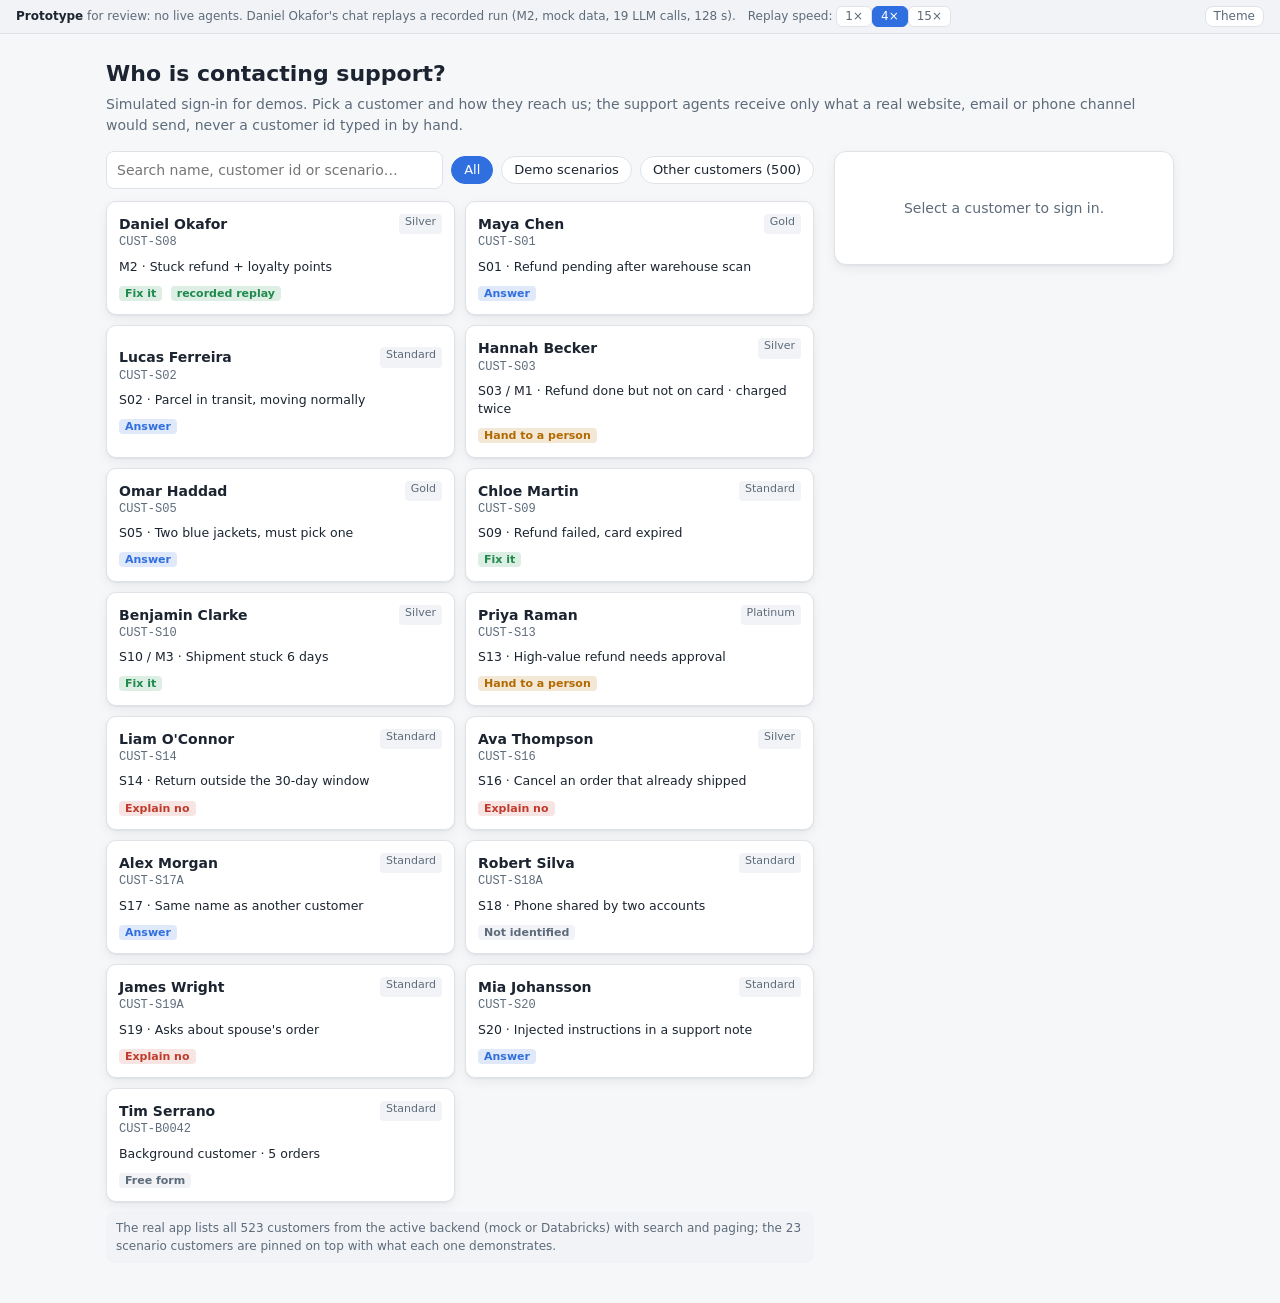
<file: prototype/demo_ui/index.html>
<!doctype html>
<html lang="en">
<head>
<meta charset="utf-8">
<meta name="viewport" content="width=device-width, initial-scale=1">
<title>Support Demo Console</title>
<!--
  PROTOTYPE for review only. Self-contained: no server, no network calls.
  The customer list and identities are real test data (mock = Databricks). The conversation replayed for
  Daniel Okafor is the recorded M2 run (runtime/eval/ui-rest-mock/multi_streams/M2.jsonl), trimmed for display.
  See docs/ui_improvement_plan.md for how the real app would work.
-->
<style>
:root {
  --bg: #f6f7f9; --panel: #ffffff; --panel-2: #f1f3f6; --line: #dfe3e8; --text: #1b2430; --muted: #5d6b7a;
  --accent: #2f6fdf; --accent-text: #ffffff; --good: #1f8a4c; --warn: #b26a00; --bad: #c0392b; --info: #2f6fdf;
  --shadow: 0 1px 2px rgba(16,24,40,.06), 0 4px 12px rgba(16,24,40,.06);
  --a-orch: #2f6fdf; --a-intake: #7b4fd6; --a-order: #0f8f8f; --a-returns: #d9622b; --a-pay: #b8860b;
  --a-loyal: #c2417a; --a-policy: #3d8b37; --a-cust: #5d6b7a;
}
@media (prefers-color-scheme: dark) {
  :root:not([data-theme="light"]) {
    --bg: #0f141a; --panel: #161d25; --panel-2: #1d2630; --line: #2b3643; --text: #e6ebf1; --muted: #9aa8b7;
    --accent: #5b8ff0; --good: #43b97a; --warn: #e0a040; --bad: #e86b5c; --info: #5b8ff0;
    --shadow: 0 1px 2px rgba(0,0,0,.3), 0 4px 12px rgba(0,0,0,.3);
    --a-orch: #5b8ff0; --a-intake: #a07ff0; --a-order: #33b8b8; --a-returns: #f08550; --a-pay: #d9ad3c;
    --a-loyal: #e06aa0; --a-policy: #63b85c; --a-cust: #9aa8b7;
  }
}
:root[data-theme="dark"] {
  --bg: #0f141a; --panel: #161d25; --panel-2: #1d2630; --line: #2b3643; --text: #e6ebf1; --muted: #9aa8b7;
  --accent: #5b8ff0; --good: #43b97a; --warn: #e0a040; --bad: #e86b5c; --info: #5b8ff0;
  --shadow: 0 1px 2px rgba(0,0,0,.3), 0 4px 12px rgba(0,0,0,.3);
  --a-orch: #5b8ff0; --a-intake: #a07ff0; --a-order: #33b8b8; --a-returns: #f08550; --a-pay: #d9ad3c;
  --a-loyal: #e06aa0; --a-policy: #63b85c; --a-cust: #9aa8b7;
}
* { box-sizing: border-box; }
html, body { margin: 0; height: 100%; }
body { background: var(--bg); color: var(--text); font: 14px/1.45 system-ui, -apple-system, "Segoe UI", Roboto, sans-serif; }
button, input, select { font: inherit; color: inherit; }
.mono { font-family: ui-monospace, "Cascadia Code", Consolas, monospace; font-size: 12px; }
.muted { color: var(--muted); }
.banner { background: var(--panel-2); border-bottom: 1px solid var(--line); padding: 6px 16px; font-size: 12px; color: var(--muted);
  display: flex; gap: 12px; align-items: center; flex-wrap: wrap; }
.banner b { color: var(--text); }
.banner .speed button { border: 1px solid var(--line); background: var(--panel); border-radius: 6px; padding: 1px 8px; cursor: pointer; }
.banner .speed button.on { background: var(--accent); color: var(--accent-text); border-color: var(--accent); }
header.top { display: flex; align-items: center; gap: 12px; padding: 10px 16px; background: var(--panel); border-bottom: 1px solid var(--line); }
.brand { font-weight: 650; font-size: 16px; }
.brand small { font-weight: 400; color: var(--muted); margin-left: 6px; }
.spacer { flex: 1; }
.pill { display: inline-flex; align-items: center; gap: 6px; border: 1px solid var(--line); border-radius: 999px; padding: 3px 10px; font-size: 12px; background: var(--panel); }
.dot { width: 8px; height: 8px; border-radius: 50%; background: var(--good); display: inline-block; }
.btn { border: 1px solid var(--line); background: var(--panel); border-radius: 8px; padding: 6px 12px; cursor: pointer; }
.btn:hover { border-color: var(--accent); }
.btn.primary { background: var(--accent); color: var(--accent-text); border-color: var(--accent); }
.btn.primary:disabled { opacity: .5; cursor: default; }
.switch { display: inline-flex; align-items: center; gap: 6px; cursor: pointer; font-size: 13px; user-select: none; }
.switch input { accent-color: var(--accent); }

/* ---------- sign-in screen ---------- */
#login { max-width: 1100px; margin: 0 auto; padding: 24px 16px 40px; }
#login h1 { font-size: 22px; margin: 0 0 4px; }
.login-grid { display: grid; grid-template-columns: 1fr 340px; gap: 20px; margin-top: 16px; }
.toolbar { display: flex; gap: 8px; flex-wrap: wrap; align-items: center; margin-bottom: 12px; }
.toolbar input { flex: 1; min-width: 180px; border: 1px solid var(--line); background: var(--panel); border-radius: 8px; padding: 8px 10px; }
.chip { border: 1px solid var(--line); background: var(--panel); border-radius: 999px; padding: 4px 12px; cursor: pointer; font-size: 13px; }
.chip.on { background: var(--accent); border-color: var(--accent); color: var(--accent-text); }
.cards { display: grid; grid-template-columns: repeat(auto-fill, minmax(230px, 1fr)); gap: 10px; }
.card { background: var(--panel); border: 1px solid var(--line); border-radius: 10px; padding: 12px; cursor: pointer; box-shadow: var(--shadow); text-align: left; }
.card:hover { border-color: var(--accent); }
.card.sel { outline: 2px solid var(--accent); border-color: var(--accent); }
.card .name { font-weight: 600; display: flex; justify-content: space-between; gap: 8px; }
.card .scn { margin-top: 6px; font-size: 12.5px; }
.tier { font-size: 11px; border-radius: 4px; padding: 0 6px; background: var(--panel-2); color: var(--muted); font-weight: 500; text-transform: capitalize; }
.cls { font-size: 11px; border-radius: 4px; padding: 1px 6px; font-weight: 600; }
.cls.info { background: color-mix(in srgb, var(--info) 15%, transparent); color: var(--info); }
.cls.action { background: color-mix(in srgb, var(--good) 15%, transparent); color: var(--good); }
.cls.deny { background: color-mix(in srgb, var(--bad) 13%, transparent); color: var(--bad); }
.cls.escalate { background: color-mix(in srgb, var(--warn) 16%, transparent); color: var(--warn); }
.cls.identity { background: var(--panel-2); color: var(--muted); }
.cls.bg { background: var(--panel-2); color: var(--muted); }
.signin { background: var(--panel); border: 1px solid var(--line); border-radius: 12px; padding: 16px; box-shadow: var(--shadow); position: sticky; top: 16px; align-self: start; }
.signin h2 { font-size: 16px; margin: 0 0 2px; }
.opt { display: flex; gap: 10px; border: 1px solid var(--line); border-radius: 8px; padding: 10px; margin-top: 8px; cursor: pointer; }
.opt:has(input:checked) { border-color: var(--accent); background: color-mix(in srgb, var(--accent) 7%, transparent); }
.opt input { margin-top: 3px; accent-color: var(--accent); }
.opt .t { font-weight: 600; }
.opt .d { font-size: 12px; color: var(--muted); }
.gw { margin-top: 12px; background: var(--panel-2); border-radius: 8px; padding: 8px 10px; }
.gw .lbl { font-size: 11px; color: var(--muted); text-transform: uppercase; letter-spacing: .04em; }

/* ---------- console ---------- */
#console { display: none; height: calc(100vh - 82px); }
.layout { display: grid; grid-template-columns: minmax(340px, 0.9fr) 1.1fr; gap: 12px; padding: 12px; height: 100%; }
.layout.hide-agents { grid-template-columns: minmax(340px, 720px); justify-content: center; }
.layout.hide-agents .agents { display: none; }
.pane { background: var(--panel); border: 1px solid var(--line); border-radius: 12px; box-shadow: var(--shadow); display: flex; flex-direction: column; min-height: 0; overflow: hidden; }
.pane-h { padding: 10px 14px; border-bottom: 1px solid var(--line); display: flex; align-items: center; gap: 8px; }
.pane-h h3 { margin: 0; font-size: 14px; }
.who { display: flex; align-items: center; gap: 10px; }
.avatar { width: 32px; height: 32px; border-radius: 50%; background: var(--accent); color: var(--accent-text); display: grid; place-items: center; font-weight: 600; font-size: 13px; }
.msgs { flex: 1; overflow-y: auto; padding: 14px; display: flex; flex-direction: column; gap: 10px; }
.sys { align-self: center; font-size: 12px; color: var(--muted); background: var(--panel-2); border-radius: 999px; padding: 3px 12px; text-align: center; }
.bubble { max-width: 86%; padding: 9px 12px; border-radius: 12px; white-space: pre-wrap; }
.bubble.me { align-self: flex-end; background: var(--accent); color: var(--accent-text); border-bottom-right-radius: 4px; }
.bubble.bot { align-self: flex-start; background: var(--panel-2); border-bottom-left-radius: 4px; }
.meta { align-self: flex-start; display: flex; gap: 6px; flex-wrap: wrap; font-size: 12px; }
.meta button { border: none; background: none; color: var(--accent); cursor: pointer; padding: 0; font-size: 12px; }
.working { align-self: flex-start; display: flex; gap: 8px; align-items: center; font-size: 13px; color: var(--muted); }
.spin { width: 14px; height: 14px; border: 2px solid var(--line); border-top-color: var(--accent); border-radius: 50%; animation: spin 0.9s linear infinite; }
@keyframes spin { to { transform: rotate(360deg); } }
.suggest { padding: 0 14px 8px; display: flex; gap: 6px; flex-wrap: wrap; }
.suggest button { border: 1px dashed var(--line); background: none; border-radius: 999px; padding: 4px 10px; cursor: pointer; font-size: 12.5px; color: var(--muted); }
.suggest button:hover { border-color: var(--accent); color: var(--text); }
.composer { display: flex; gap: 8px; padding: 10px 14px; border-top: 1px solid var(--line); }
.composer input { flex: 1; border: 1px solid var(--line); background: var(--panel); border-radius: 8px; padding: 8px 10px; }

.tabs { display: flex; gap: 2px; }
.tabs button { border: none; background: none; padding: 6px 10px; border-radius: 6px; cursor: pointer; color: var(--muted); }
.tabs button.on { background: var(--panel-2); color: var(--text); font-weight: 600; }
.agents-body { flex: 1; min-height: 0; display: flex; flex-direction: column; }
.tab { display: none; flex: 1; min-height: 0; flex-direction: column; }
.tab.on { display: flex; }
.map { border-bottom: 1px solid var(--line); padding: 6px 8px 0; }
.map svg { width: 100%; height: auto; display: block; max-height: 290px; }
.node rect { fill: var(--panel); stroke: var(--line); stroke-width: 1.5; transition: all .25s; }
.node text { fill: var(--text); font-size: 12px; font-weight: 600; }
.node .sub { fill: var(--muted); font-size: 10.5px; font-weight: 400; }
.node.active rect { stroke-width: 3; }
.node.done rect { stroke-dasharray: none; }
.edge { stroke: var(--line); stroke-width: 1.5; fill: none; transition: all .25s; }
.edge.active { stroke-width: 3; stroke-dasharray: 6 5; animation: flow .6s linear infinite; }
@keyframes flow { to { stroke-dashoffset: -11; } }
.toolbadge { font-size: 10.5px; }
.legend { display: flex; gap: 10px; flex-wrap: wrap; font-size: 11.5px; color: var(--muted); padding: 4px 6px 8px; }
.tl-h { display: flex; align-items: center; gap: 10px; padding: 8px 14px; border-bottom: 1px solid var(--line); flex-wrap: wrap; }
.timeline { flex: 1; overflow-y: auto; padding: 8px 10px 14px; }
.ev { display: grid; grid-template-columns: 46px 1fr; gap: 8px; padding: 6px 4px; border-radius: 8px; }
.ev:hover { background: var(--panel-2); }
.ev .t { color: var(--muted); font-size: 11.5px; padding-top: 2px; text-align: right; font-variant-numeric: tabular-nums; }
.ev .route { display: flex; gap: 6px; align-items: center; flex-wrap: wrap; font-size: 12px; }
.tag { border-radius: 4px; padding: 0 6px; font-size: 11.5px; font-weight: 600; color: #fff; }
.tag.tool { background: var(--panel-2); color: var(--text); border: 1px solid var(--line); font-weight: 500; }
.arrow { color: var(--muted); }
.ev .say { margin-top: 2px; }
.ev.tool .say { color: var(--muted); }
.ev details { margin-top: 3px; }
.ev summary { cursor: pointer; color: var(--accent); font-size: 12px; }
.ev pre { margin: 4px 0 0; background: var(--panel-2); border-radius: 6px; padding: 8px; overflow-x: auto; max-height: 220px; white-space: pre-wrap; word-break: break-word; }
.ev.parallel .t::after { content: " ∥"; }
.empty { color: var(--muted); padding: 30px 16px; text-align: center; }
.casebox { padding: 12px 14px; overflow-y: auto; }
.casebox h4 { margin: 14px 0 6px; font-size: 13px; }
table { width: 100%; border-collapse: collapse; font-size: 12.5px; }
th, td { text-align: left; padding: 6px 6px; border-bottom: 1px solid var(--line); vertical-align: top; }
th { color: var(--muted); font-weight: 500; }
.st { font-size: 11.5px; border-radius: 4px; padding: 1px 6px; font-weight: 600; background: var(--panel-2); white-space: nowrap; }
.st.good { color: var(--good); background: color-mix(in srgb, var(--good) 14%, transparent); }
.st.warn { color: var(--warn); background: color-mix(in srgb, var(--warn) 15%, transparent); }
.st.info { color: var(--info); background: color-mix(in srgb, var(--info) 13%, transparent); }
.kv { display: grid; grid-template-columns: 140px 1fr; gap: 4px 10px; font-size: 12.5px; }
.note { font-size: 12px; color: var(--muted); background: var(--panel-2); border-radius: 8px; padding: 8px 10px; margin-top: 10px; }

@media (max-width: 860px) {
  .login-grid { grid-template-columns: 1fr; }
  .signin { position: static; }
  #console { height: auto; }
  .layout, .layout.hide-agents { grid-template-columns: 1fr; height: auto; }
  .pane { min-height: 480px; }
  header.top { flex-wrap: wrap; }
}
</style>
</head>
<body>

<div class="banner">
  <span><b>Prototype</b> for review: no live agents. Daniel Okafor's chat replays a recorded run (M2, mock data, 19 LLM calls, 128 s).</span>
  <span class="speed">Replay speed:
    <button data-speed="1">1×</button><button data-speed="4" class="on">4×</button><button data-speed="15">15×</button>
  </span>
  <span class="spacer"></span>
  <button class="btn" id="themeBtn" style="padding:1px 8px;font-size:12px">Theme</button>
</div>

<!-- ======================= SIGN-IN (simulated) ======================= -->
<section id="login">
  <h1>Who is contacting support?</h1>
  <div class="muted">Simulated sign-in for demos. Pick a customer and how they reach us; the support agents receive only
    what a real website, email or phone channel would send, never a customer id typed in by hand.</div>
  <div class="login-grid">
    <div>
      <div class="toolbar">
        <input id="search" placeholder="Search name, customer id or scenario…">
        <button class="chip on" data-filter="all">All</button>
        <button class="chip" data-filter="scenario">Demo scenarios</button>
        <button class="chip" data-filter="bg">Other customers (500)</button>
      </div>
      <div class="cards" id="cards"></div>
      <div class="note">The real app lists all 523 customers from the active backend (mock or Databricks) with search and
        paging; the 23 scenario customers are pinned on top with what each one demonstrates.</div>
    </div>
    <aside class="signin" id="signin">
      <div class="empty" id="signinEmpty">Select a customer to sign in.</div>
      <div id="signinForm" hidden>
        <div class="who"><div class="avatar" id="sAvatar"></div><div><h2 id="sName"></h2><div class="muted mono" id="sId"></div></div></div>
        <div style="margin-top:12px;font-weight:600">Contact them via</div>
        <div id="channels"></div>
        <div class="gw"><div class="lbl">The channel gateway will send (sly_data)</div><div class="mono" id="gwPreview"></div></div>
        <div class="note">The agents resolve this to a customer in code (intake_identity) — the model never sees or
          chooses the customer id.</div>
        <button class="btn primary" id="signinBtn" style="width:100%;margin-top:12px">Sign in and open chat</button>
      </div>
    </aside>
  </div>
</section>

<!-- ======================= CONSOLE ======================= -->
<section id="console">
  <header class="top">
    <div class="brand">Customer support<small>multi-agent demo · customer-ai-companion</small></div>
    <span class="spacer"></span>
    <span class="pill" id="whoPill"><span class="dot"></span><span id="whoText"></span></span>
    <label class="switch"><input type="checkbox" id="showAgents" checked> Show agents</label>
    <button class="btn" id="newChat">New conversation</button>
    <button class="btn" id="switchCust">Switch customer</button>
  </header>
  <div class="layout" id="layout">
    <!-- chat -->
    <div class="pane">
      <div class="pane-h"><div class="who"><div class="avatar" id="cAvatar"></div><div><h3 id="cName"></h3>
        <div class="muted" style="font-size:12px" id="cSub"></div></div></div></div>
      <div class="msgs" id="msgs"></div>
      <div class="suggest" id="suggest"></div>
      <form class="composer" id="composer"><input id="input" placeholder="Type a message as the customer…" autocomplete="off">
        <button class="btn primary" id="sendBtn">Send</button></form>
    </div>
    <!-- behind the scenes -->
    <div class="pane agents">
      <div class="pane-h"><h3>Behind the scenes</h3><span class="spacer"></span>
        <div class="tabs" id="tabs"><button class="on" data-tab="activity">Agent activity</button>
          <button data-tab="case">Case</button><button data-tab="session">Session data</button></div></div>
      <div class="agents-body">
        <div class="tab on" id="tab-activity">
          <div class="map"><svg id="map" viewBox="0 0 720 270" role="img" aria-label="Agent network"></svg>
            <div class="legend">Lines light up while one agent is talking to another · small labels show the tool in use</div></div>
          <div class="tl-h"><b style="font-size:13px">Conversation between agents</b><span class="spacer"></span>
            <label class="switch"><input type="checkbox" id="showTools" checked> Tool calls</label>
            <label class="switch"><input type="checkbox" id="technical"> Technical view</label></div>
          <div class="timeline" id="timeline"><div class="empty">Send a message to see the agents work.</div></div>
        </div>
        <div class="tab" id="tab-case"><div class="casebox" id="casebox"><div class="empty">No case yet.</div></div></div>
        <div class="tab" id="tab-session"><div class="casebox" id="sessionbox"></div></div>
      </div>
    </div>
  </div>
</section>

<script>
// ------------------------------------------------------------------ test data (real ids from test_data)
const CUSTOMERS = [
  { id: "CUST-S08", name: "Daniel Okafor", tier: "silver", scn: "M2 · Stuck refund + loyalty points", cls: "action", recorded: true,
    ask: ["Where is the money for my running shoes? And how many loyalty points do I have?", "I sent back my running shoes ages ago, where is my money?"],
    ids: [["web_session", "sess_102a888270b451f3", "strong"], ["email", "daniel.okafor.cust-s08@example.com", "medium"]] },
  { id: "CUST-S01", name: "Maya Chen", tier: "gold", scn: "S01 · Refund pending after warehouse scan", cls: "info",
    ask: ["Where's my refund for the blue jacket?"], ids: [["web_session", "sess_ba6dd33e22266a0b", "strong"], ["email", "maya.chen.cust-s01@example.com", "medium"]] },
  { id: "CUST-S02", name: "Lucas Ferreira", tier: "standard", scn: "S02 · Parcel in transit, moving normally", cls: "info",
    ask: ["When will my sweater arrive?"], ids: [["web_session", "sess_d94d7fdcf41c2ed8", "strong"]] },
  { id: "CUST-S03", name: "Hannah Becker", tier: "silver", scn: "S03 / M1 · Refund done but not on card · charged twice", cls: "escalate",
    ask: ["I still don't see my refund for the shirt.", "My order was charged twice, and I want to return one item."],
    ids: [["web_session", "sess_00d38174afd524fb", "strong"], ["email", "hannah.becker.cust-s03@example.com", "medium"]] },
  { id: "CUST-S05", name: "Omar Haddad", tier: "gold", scn: "S05 · Two blue jackets, must pick one", cls: "info",
    ask: ["I want to return the blue jacket.", "The puffer one."], ids: [["web_session", "sess_c25316a9eb41c4ff", "strong"], ["email", "omar.haddad.cust-s05@example.com", "medium"]] },
  { id: "CUST-S09", name: "Chloe Martin", tier: "standard", scn: "S09 · Refund failed, card expired", cls: "action",
    ask: ["Why haven't I got my refund for the red sweater?", "Yes, please issue it as store credit."], ids: [["web_session", "sess_7d19920e7352c62d", "strong"], ["email", "chloe.martin.cust-s09@example.com", "medium"]] },
  { id: "CUST-S10", name: "Benjamin Clarke", tier: "silver", scn: "S10 / M3 · Shipment stuck 6 days", cls: "action",
    ask: ["My shoes haven't moved in almost a week.", "Actually, I'd like to talk to a person please."], ids: [["web_session", "sess_ea65052a6b1fbd11", "strong"], ["phone", "+1-201-555-0100", "weak"]] },
  { id: "CUST-S13", name: "Priya Raman", tier: "platinum", scn: "S13 · High-value refund needs approval", cls: "escalate",
    ask: ["What's happening with the refund on my overcoat?"], ids: [["web_session", "sess_930c71cc9e31fb95", "strong"], ["email", "priya.raman.cust-s13@example.com", "medium"]] },
  { id: "CUST-S14", name: "Liam O'Connor", tier: "standard", scn: "S14 · Return outside the 30-day window", cls: "deny",
    ask: ["I'd like to return my grey rain jacket."], ids: [["web_session", "sess_b0d54ac2a69802b4", "strong"]] },
  { id: "CUST-S16", name: "Ava Thompson", tier: "silver", scn: "S16 · Cancel an order that already shipped", cls: "deny",
    ask: ["Please cancel my order."], ids: [["web_session", "sess_9d7e61e19db5aab6", "strong"]] },
  { id: "CUST-S17A", name: "Alex Morgan", tier: "standard", scn: "S17 · Same name as another customer", cls: "info",
    ask: ["Hi, it's Alex Morgan - where's my refund for the blue jacket?"], ids: [["web_session", "sess_f2e895a36319a54a", "strong"], ["email", "alex.morgan.cust-s17a@example.com", "medium"]] },
  { id: "CUST-S18A", name: "Robert Silva", tier: "standard", scn: "S18 · Phone shared by two accounts", cls: "identity",
    ask: ["Where's my order?"], ids: [["phone", "+1-299-555-0150", "weak", "Shared with Carla Silva's account: cannot be identified"], ["web_session", "sess_007cfe56ee31f210", "strong"]] },
  { id: "CUST-S19A", name: "James Wright", tier: "standard", scn: "S19 · Asks about spouse's order", cls: "deny",
    ask: ["Can you check where my wife's wool overcoat order is? Her name is Emily Wright."], ids: [["web_session", "sess_3010972c41050de4", "strong"]] },
  { id: "CUST-S20", name: "Mia Johansson", tier: "standard", scn: "S20 · Injected instructions in a support note", cls: "info",
    ask: ["Any update on my sweater return?"], ids: [["web_session", "sess_919f12193340c322", "strong"]] },
  { id: "CUST-B0042", name: "Tim Serrano", tier: "standard", scn: "Background customer · 5 orders", cls: "bg",
    ask: ["Where is my latest order?"], ids: [["web_session", "sess_d7c63ae64022bfd7", "strong"], ["email", "tim.serrano.cust-b0042@example.com", "medium"], ["phone", "+1-201-555-0129", "weak"]] },
];
const CHANNEL_INFO = {
  web_session: ["Website, signed in", "Strong sign-in: questions answered and changes allowed"],
  email: ["Email", "Medium: questions answered; changes allowed by policy"],
  phone: ["Phone", "Weak: questions answered; changes need a stronger sign-in"],
};
const CLS_LABEL = { info: "Answer", action: "Fix it", deny: "Explain no", escalate: "Hand to a person", identity: "Not identified", bg: "Free form" };

// ------------------------------------------------------------------ agents (customer-ai-companion.hocon)
// x/y: top-left of each node in the 720x270 map; tool badges appear to the right of the specialist column
const AGENTS = {
  customer:               { label: "Customer",           sub: "chat",                         color: "--a-cust",    x: 10,  y: 114 },
  support_orchestrator:   { label: "Orchestrator",       sub: "front agent · owns the case",  color: "--a-orch",    x: 195, y: 114 },
  intake_identity:        { label: "Intake & Identity",  sub: "who is it, what's asked",      color: "--a-intake",  x: 400, y: 4 },
  order_delivery:         { label: "Orders & Delivery",  sub: "shipments, cancels",           color: "--a-order",   x: 400, y: 48 },
  returns_refunds:        { label: "Returns & Refunds",  sub: "returns, refunds",             color: "--a-returns", x: 400, y: 92 },
  payments_billing:       { label: "Payments & Billing", sub: "charges, card refunds",        color: "--a-pay",     x: 400, y: 136 },
  loyalty_account:        { label: "Loyalty & Account",  sub: "points, tier",                 color: "--a-loyal",   x: 400, y: 180 },
  policy_risk_escalation: { label: "Policy & Risk",      sub: "allow / deny / escalate",      color: "--a-policy",  x: 400, y: 224 },
};

// ------------------------------------------------------------------ the recorded M2 run, trimmed
// t = seconds since the message was sent; from/to = agents; tool = tool name (to = the agent that owns it)
const M2 = [
  { t: 0,     from: "customer", to: "support_orchestrator", plain: "Customer sends the message.", tech: "chat request with sly_data {channel, identifier}" },
  { t: 9.7,   from: "support_orchestrator", to: "intake_identity", plain: "Orchestrator asks Intake to identify the customer and split the message into issues.",
    tech: "Invoking intake_identity", detail: { customer_message: "Where is the money for my running shoes? And how many loyalty points do I have?" } },
  { t: 14.3,  from: "intake_identity", tool: "open_case", plain: "Opens a case and checks identity (in code, from the channel).",
    detail: { result: { case_id: "CASE-62EB3DA162", created: true, identity_status: "verified", can_read_account: true, can_request_changes: true } },
    effect: { case: "CASE-62EB3DA162", identity: "verified" } },
  { t: 19.2,  from: "intake_identity", tool: "add_issues", plain: "Records two issues: the refund and the points balance.",
    detail: { args: { issues: [{ domain: "returns_refunds", kind: "refund_status", item_query: "running shoes" }, { domain: "loyalty_account", kind: "missing_points" }] },
              result: { issues: ["CASE-62EB3DA162-I1", "CASE-62EB3DA162-I2"] } },
    effect: { issues: [["I1", "returns_refunds", "Refund for running shoes", "open"], ["I2", "loyalty_account", "Loyalty points balance", "open"]] } },
  { t: 22.5,  from: "intake_identity", to: "support_orchestrator", reply: true, plain: "Intake reports back: customer verified, case opened, 2 issues.",
    detail: { identity_status: "verified", case_id: "CASE-62EB3DA162", issues: 2 } },
  { t: 49.1,  from: "support_orchestrator", to: "returns_refunds", plain: "Asks Returns & Refunds where the money for the running shoes is.", parallel: true,
    detail: { issue_id: "CASE-62EB3DA162-I1", request: "Find out where the refund money is for the customer's running shoes: refund status, amount, and expected timing" },
    effect: { status: ["I1", "investigating"] } },
  { t: 49.1,  from: "support_orchestrator", to: "loyalty_account", plain: "At the same time, asks Loyalty & Account for the points balance.", parallel: true,
    detail: { issue_id: "CASE-62EB3DA162-I2", request: "Find out the customer's current loyalty points balance." }, effect: { status: ["I2", "investigating"] } },
  { t: 53.1,  from: "loyalty_account", tool: "get_loyalty_profile", plain: "Reads the loyalty profile: 0 points, silver tier.",
    detail: { result: { as_of: "2026-10-16", points: 0, tier: "silver", member_since: "2025-02-23", tier_records_agree: true } } },
  { t: 54.9,  from: "returns_refunds", tool: "find_order_items", plain: "Finds the item: orange Trail Running Shoes, $119.", parallel: true,
    detail: { args: { item_query: "running shoes" }, result: { result: "unique", items: [{ item_id: "ITM-S08-1-1", order_id: "ORD-S08-1", title: "Trail Running Shoes", color: "orange", size: "10", price: 119.0 }] } } },
  { t: 55.0,  from: "returns_refunds", tool: "get_stuck_cases", plain: "Checks for stuck cases: the refund is stuck (return received 9 days ago).", parallel: true,
    detail: { result: { stuck_cases: [{ case_id: "RET-S08-1-1", item_id: "ITM-S08-1-1", diagnosis: "stuck_refund", case_state: "received", last_activity_at: "2026-10-07T13:00:00Z", days_since_activity: 9 }] } } },
  { t: 55.1,  from: "returns_refunds", tool: "get_returns_refunds", plain: "Reads the return and refund records: returned, no refund issued.", parallel: true,
    detail: { result: { items: [{ item_id: "ITM-S08-1-1", item_status: "returned", return_received: "2026-10-07", refunds: [] }] } } },
  { t: 65.0,  from: "returns_refunds", tool: "check_return_eligibility", plain: "Checks what is allowed: a refund of $119 can be started.", parallel: true,
    detail: { args: { item_id: "ITM-S08-1-1" }, result: { checks: { create_return: { applicable: false, reason: "return_exists" }, initiate_refund: { applicable: true, reason: "ok", amount: 119.0 } } } } },
  { t: 65.0,  from: "returns_refunds", tool: "get_order_timeline", plain: "Reads the order timeline (7 events, delivered 25 September).", parallel: true,
    detail: { result: { order_id: "ORD-S08-1", events: ["order_placed 2026-09-21", "shipment_label_created 2026-09-22", "…", "delivered 2026-09-25", "return_received 2026-10-07"] } } },
  { t: 80.4,  from: "loyalty_account", tool: "record_findings", plain: "Files its finding on the case: balance is 0 points.",
    detail: { args: { issue_id: "CASE-62EB3DA162-I2", conclusion: "The customer's current loyalty points balance is 0 as of 2026-10-16…" }, result: { status: "investigating", proposal: null } } },
  { t: 82.3,  from: "loyalty_account", to: "support_orchestrator", reply: true, plain: "Loyalty answers: 0 points, silver tier since Feb 2025. Nothing to fix.",
    detail: { issue_id: "CASE-62EB3DA162-I2", facts: ["The customer's current loyalty points balance is 0 as of 2026-10-16. The account is a silver tier member since 2025-02-23…"], proposed_action: null, needs_from_customer: null } },
  { t: 85.6,  from: "returns_refunds", tool: "record_findings", plain: "Files its finding and proposes: start the $119 refund.",
    detail: { args: { issue_id: "CASE-62EB3DA162-I1", proposed_action: { action: "initiate_refund", target_id: "ITM-S08-1-1" } }, result: { status: "proposed" } },
    effect: { status: ["I1", "proposed"], proposal: ["I1", "initiate_refund → ITM-S08-1-1"] } },
  { t: 90.3,  from: "returns_refunds", to: "support_orchestrator", reply: true, plain: "Returns & Refunds answers: return received 7 Oct, refund never started — propose starting it.",
    detail: { issue_id: "CASE-62EB3DA162-I1", facts: ["Delivered 2026-09-25, return received 2026-10-07, but no refund has been issued."], proposed_action: { action: "initiate_refund", target_id: "ITM-S08-1-1" } } },
  { t: 100.0, from: "support_orchestrator", to: "policy_risk_escalation", plain: "Asks Policy & Risk whether the refund is allowed.", parallel: true,
    detail: { issue_id: "CASE-62EB3DA162-I1" } },
  { t: 100.0, from: "support_orchestrator", tool: "update_issue", plain: "Closes the points question as answered.", parallel: true,
    detail: { args: { issue_id: "CASE-62EB3DA162-I2", status: "resolved_info_only" } }, effect: { status: ["I2", "resolved_info_only"] } },
  { t: 103.7, from: "policy_risk_escalation", tool: "evaluate_policy", plain: "Runs the policy rules: identity, sign-in strength, amount limit, risk flags — all pass.",
    detail: { result: { action: "initiate_refund", target_id: "ITM-S08-1-1", recommendation: "ALLOW", reason: "ok" } } },
  { t: 108.8, from: "policy_risk_escalation", to: "support_orchestrator", reply: true, plain: "Policy & Risk answers: ALLOW.",
    detail: { recommendation: "ALLOW", explanation: "The refund action is permitted. All checks passed, including identity, sign-in strength, target on account…" },
    effect: { policy: ["initiate_refund", "ALLOW", "all checks passed"] } },
  { t: 123.4, from: "support_orchestrator", tool: "submit_action", plain: "Submits the refund. The action layer re-checks the policy and executes it.",
    detail: { args: { issue_id: "CASE-62EB3DA162-I1" }, result: { outcome: "executed", action: "initiate_refund", target_id: "ITM-S08-1-1", amount: 119.0, reference: "ACT-099DC270C4" } },
    effect: { status: ["I1", "executed_verified"], action: ["initiate_refund", "ITM-S08-1-1", "$119.00", "executed", "ACT-099DC270C4"] } },
  { t: 125.1, from: "support_orchestrator", tool: "case_state", plain: "Completes the case: both issues resolved, no person needed.",
    detail: { args: { op: "complete" }, result: { outcome: "resolved", resolved: ["CASE-62EB3DA162-I1", "CASE-62EB3DA162-I2"], with_people: [] } }, effect: { outcome: "resolved" } },
  { t: 129.8, from: "support_orchestrator", to: "customer", reply: true, plain: "Orchestrator writes the answer to the customer.", answer: true },
];
const M2_ANSWER = "Here's what I found and what happened:\n\n**Running shoes refund** — Your orange Trail Running Shoes (size 10, $119.00) were delivered on 25 September and the return was received at our warehouse on 7 October, but no refund had been issued yet. I've now initiated a refund of **$119.00** to the card on file (ending in 0417). Reference: **ACT-099DC270C4**. Refunds to a card typically take 5–10 business days to appear after the refund completes (the time is counted from completion, not from when it was initiated).\n\n**Loyalty points** — As of 16 October 2026, your points balance is **0**. Your account is silver tier, member since 23 February 2025.\n\nYou can check the refund status on your order page.";
const M2_STATS = { calls: 19, seconds: 128, tokens: 65868 };

// ------------------------------------------------------------------ helpers
const $ = (id) => document.getElementById(id);
const css = (v) => getComputedStyle(document.documentElement).getPropertyValue(v).trim();
const esc = (s) => String(s).replace(/[&<>"]/g, (c) => ({ "&": "&amp;", "<": "&lt;", ">": "&gt;", '"': "&quot;" }[c]));
const initials = (n) => n.split(/\s+/).map((p) => p[0]).slice(0, 2).join("").toUpperCase();
const md = (s) => esc(s).replace(/\*\*(.+?)\*\*/g, "<strong>$1</strong>");
let speed = 4, selected = null, channelIdx = 0, session = null, running = false, timers = [];

try { const t = localStorage.getItem("demo-theme"); if (t) document.documentElement.dataset.theme = t; } catch (e) {}
$("themeBtn").onclick = () => {
  const dark = document.documentElement.dataset.theme ? document.documentElement.dataset.theme === "dark"
    : matchMedia("(prefers-color-scheme: dark)").matches;
  document.documentElement.dataset.theme = dark ? "light" : "dark";
  try { localStorage.setItem("demo-theme", document.documentElement.dataset.theme); } catch (e) {}
  drawMap();
};
document.querySelectorAll("[data-speed]").forEach((b) => b.onclick = () => {
  speed = +b.dataset.speed; document.querySelectorAll("[data-speed]").forEach((x) => x.classList.toggle("on", x === b));
});

// ------------------------------------------------------------------ sign-in screen
let filter = "all";
function renderCards() {
  const q = $("search").value.toLowerCase();
  // "scenario" = the pinned demo customers, "bg" = the background customers
  $("cards").innerHTML = CUSTOMERS.filter((c) => (filter === "all" || (filter === "bg") === (c.cls === "bg"))
      && (c.name + c.id + c.scn).toLowerCase().includes(q))
    .map((c) => `<button class="card ${selected === c ? "sel" : ""}" data-id="${c.id}">
        <div class="name">${esc(c.name)} <span class="tier">${c.tier}</span></div>
        <div class="muted mono">${c.id}</div>
        <div class="scn">${esc(c.scn)}</div>
        <div style="margin-top:6px"><span class="cls ${c.cls}">${CLS_LABEL[c.cls]}</span>
        ${c.recorded ? '<span class="cls action" style="margin-left:4px">recorded replay</span>' : ""}</div></button>`).join("");
  $("cards").querySelectorAll(".card").forEach((el) => el.onclick = () => selectCustomer(CUSTOMERS.find((c) => c.id === el.dataset.id)));
}
function selectCustomer(c) {
  selected = c; channelIdx = 0; renderCards();
  $("signinEmpty").hidden = true; $("signinForm").hidden = false;
  $("sAvatar").textContent = initials(c.name); $("sName").textContent = c.name; $("sId").textContent = `${c.id} · ${c.tier}`;
  const opts = c.ids.map(([ch, ident, lvl, warn], i) => `<label class="opt"><input type="radio" name="ch" value="${i}" ${i === 0 ? "checked" : ""}>
      <div><div class="t">${CHANNEL_INFO[ch][0]} <span class="tier">${lvl}</span></div>
      <div class="mono muted">${esc(ident)}</div><div class="d">${esc(warn || CHANNEL_INFO[ch][1])}</div></div></label>`);
  opts.push(`<label class="opt"><input type="radio" name="ch" value="-1"><div><div class="t">Not signed in</div>
      <div class="d">Anonymous visitor: the agents must not share any account data</div></div></label>`);
  $("channels").innerHTML = opts.join("");
  $("channels").querySelectorAll("input").forEach((r) => r.onchange = () => { channelIdx = +r.value; preview(); });
  preview();
}
function gatewaySly() {
  if (channelIdx < 0) return { channel: "web_session" };
  const [ch, ident] = selected.ids[channelIdx];
  return { channel: ch, identifier: ident };
}
function preview() { $("gwPreview").textContent = JSON.stringify(gatewaySly()); }
$("search").oninput = renderCards;
document.querySelectorAll("[data-filter]").forEach((b) => b.onclick = () => {
  filter = b.dataset.filter;
  document.querySelectorAll("[data-filter]").forEach((x) => x.classList.toggle("on", x === b));
  renderCards();
});
$("signinBtn").onclick = () => openConsole();
$("switchCust").onclick = () => { stopReplay(); $("console").style.display = "none"; $("login").style.display = "block"; };

// ------------------------------------------------------------------ console
function openConsole() {
  const sly = gatewaySly();
  const verified = channelIdx >= 0 && !selected.ids[channelIdx][3];
  session = { customer: selected, sly, verified, level: channelIdx >= 0 ? selected.ids[channelIdx][2] : null, caseState: null };
  $("login").style.display = "none"; $("console").style.display = "block";
  $("cAvatar").textContent = initials(selected.name); $("cName").textContent = selected.name;
  const chName = channelIdx >= 0 ? CHANNEL_INFO[selected.ids[channelIdx][0]][0] : "Not signed in";
  $("cSub").textContent = `${chName}${session.level ? " · " + session.level + " sign-in" : ""} · ${selected.scn}`;
  $("whoText").textContent = `${selected.name} · ${chName}`;
  newConversation();
}
function newConversation() {
  stopReplay();
  $("msgs").innerHTML = `<div class="sys">New conversation · ${esc(session.customer.name)} via ${esc(session.sly.channel)} · a fresh agent session</div>`;
  $("timeline").innerHTML = `<div class="empty">Send a message to see the agents work.</div>`;
  session.caseState = null; renderCase(); renderSession(null); drawMap();
  $("suggest").innerHTML = session.customer.ask.map((q) => `<button type="button">${esc(q)}</button>`).join("");
  $("suggest").querySelectorAll("button").forEach((b) => b.onclick = () => { $("input").value = b.textContent; $("input").focus(); });
}
$("newChat").onclick = newConversation;
$("showAgents").onchange = (e) => $("layout").classList.toggle("hide-agents", !e.target.checked);
document.querySelectorAll("#tabs button").forEach((b) => b.onclick = () => {
  document.querySelectorAll("#tabs button").forEach((x) => x.classList.toggle("on", x === b));
  document.querySelectorAll(".tab").forEach((t) => t.classList.toggle("on", t.id === "tab-" + b.dataset.tab));
});
$("showTools").onchange = () => document.querySelectorAll(".ev.tool").forEach((e) => e.hidden = !$("showTools").checked);
$("technical").onchange = () => document.querySelectorAll(".ev").forEach((e) => {
  e.querySelector(".say").textContent = $("technical").checked ? e.dataset.tech : e.dataset.plain;
});

$("composer").onsubmit = (e) => {
  e.preventDefault();
  const text = $("input").value.trim();
  if (!text || running) return;
  $("input").value = ""; addMsg("me", text);
  if (session.customer.recorded && session.verified && /money|refund|points/i.test(text)) return replay(M2);
  addMsg("bot", session.verified
    ? `(Prototype) In the real app this message goes to the live agents for ${session.customer.name}. Only Daniel Okafor's refund + points conversation is recorded here: sign in as Daniel and use the first suggested question.`
    : "(Prototype) Not identified: the live agents would answer without any account data and ask the customer to sign in.");
};
function addMsg(who, text) {
  const d = document.createElement("div"); d.className = "bubble " + who; d.innerHTML = md(text);
  $("msgs").appendChild(d); $("msgs").scrollTop = 1e9; return d;
}

// ------------------------------------------------------------------ replay
function stopReplay() { timers.forEach(clearTimeout); timers = []; running = false; $("sendBtn").disabled = false; }
function replay(events) {
  running = true; $("sendBtn").disabled = true;
  session.caseState = { case: null, identity: null, issues: [], actions: [], policy: null, outcome: "open" };
  $("timeline").innerHTML = "";
  const working = document.createElement("div"); working.className = "working";
  working.innerHTML = `<span class="spin"></span><span id="workText">Working on it…</span>`;
  $("msgs").appendChild(working); $("msgs").scrollTop = 1e9;
  const start = performance.now();
  events.forEach((ev) => timers.push(setTimeout(() => {
    step(ev);
    if (!ev.answer) $("workText").textContent = statusLine(ev, ((performance.now() - start) / 1000 * speed).toFixed(0));
    if (ev.answer) {
      working.remove(); addMsg("bot", M2_ANSWER);
      const m = document.createElement("div"); m.className = "meta";
      m.innerHTML = `<span class="pill">${M2_STATS.calls} LLM calls</span><span class="pill">${M2_STATS.seconds} s</span>
        <span class="pill">2 issues resolved</span><span class="pill">1 action executed</span>
        <button type="button" id="howBtn">See how the agents got here →</button>`;
      $("msgs").appendChild(m); $("msgs").scrollTop = 1e9;
      $("howBtn").onclick = () => { $("showAgents").checked = true; $("layout").classList.remove("hide-agents"); document.querySelector('[data-tab="activity"]').click(); };
      renderSession(true); stopReplay();
    }
  }, ev.t * 1000 / speed)));
}
function statusLine(ev, s) {
  const who = AGENTS[ev.to && !ev.reply ? ev.to : ev.from];
  return `${who ? who.label : "Agents"} ${ev.tool ? "is using " + ev.tool : ev.reply ? "reported back" : "is working"}… (${s} s)`;
}
function step(ev) {
  const fx = ev.effect || {}, cs = session.caseState;
  if (fx.case) { cs.case = fx.case; cs.identity = fx.identity; }
  if (fx.issues) cs.issues = fx.issues.map(([id, d, s, st]) => ({ id, domain: d, summary: s, status: st, proposal: null }));
  if (fx.status) cs.issues.find((i) => i.id === fx.status[0]).status = fx.status[1];
  if (fx.proposal) cs.issues.find((i) => i.id === fx.proposal[0]).proposal = fx.proposal[1];
  if (fx.policy) cs.policy = fx.policy;
  if (fx.action) cs.actions.push(fx.action);
  if (fx.outcome) cs.outcome = fx.outcome;
  renderCase(); addEvent(ev); drawMap(ev);
}
function tagFor(name) { const a = AGENTS[name]; return `<span class="tag" style="background:${css(a.color)}">${a.label}</span>`; }
function addEvent(ev) {
  const el = document.createElement("div");
  el.className = "ev" + (ev.tool ? " tool" : "") + (ev.parallel ? " parallel" : "");
  const route = ev.tool ? `${tagFor(ev.from)}<span class="arrow">uses</span><span class="tag tool mono">${ev.tool}</span>`
    : `${tagFor(ev.from)}<span class="arrow">${ev.reply ? "replies to" : "→"}</span>${tagFor(ev.to)}`;
  el.dataset.plain = ev.plain;
  el.dataset.tech = ev.tech || (ev.tool ? `${ev.tool}(${JSON.stringify((ev.detail || {}).args || {})})` : ev.reply ? `result from ${ev.from}` : `Invoking ${ev.to}`);
  el.innerHTML = `<div class="t">${ev.t.toFixed(1)}s</div><div><div class="route">${route}</div>
    <div class="say">${esc($("technical").checked ? el.dataset.tech : ev.plain)}</div>
    ${ev.detail ? `<details><summary>${ev.tool ? "arguments and result" : "message"}</summary><pre class="mono">${esc(JSON.stringify(ev.detail, null, 2))}</pre></details>` : ""}</div>`;
  if (ev.tool && !$("showTools").checked) el.hidden = true;
  if ($("timeline").querySelector(".empty")) $("timeline").innerHTML = "";
  $("timeline").appendChild(el); $("timeline").scrollTop = 1e9;
}

// ------------------------------------------------------------------ network map (SVG)
const W = 150, H = 38;
function drawMap(ev) {
  const svg = $("map"); const active = new Set(); let edge = null, toolOn = null;
  if (ev && !ev.answer) {
    if (ev.tool) { active.add(ev.from); toolOn = [ev.from, ev.tool]; }
    else { active.add(ev.from); active.add(ev.to); edge = [ev.from, ev.to].sort().join("|"); }
  }
  if (!ev) session.used = new Set();  // a new conversation clears which agents took part
  else [ev.from, ev.to].forEach((a) => a && session.used.add(a));
  const usedNow = session.used;
  const links = [["customer", "support_orchestrator"], ...Object.keys(AGENTS).filter((k) => !["customer", "support_orchestrator"].includes(k)).map((k) => ["support_orchestrator", k])];
  let out = "";
  for (const [a, b] of links) {
    const A = AGENTS[a], B = AGENTS[b]; const on = edge === [a, b].sort().join("|");
    const x1 = A.x + W / 2, y1 = A.y + H / 2, x2 = B.x - 4, y2 = B.y + H / 2;
    const mx = (x1 + x2) / 2;
    out += `<path class="edge ${on ? "active" : ""}" d="M${x1},${y1} C${mx},${y1} ${mx},${y2} ${x2},${y2}" ${on ? `style="stroke:${css(AGENTS[ev.from].color)}"` : ""}/>`;
  }
  for (const [k, a] of Object.entries(AGENTS)) {
    const on = active.has(k), was = usedNow.has(k), col = css(a.color);
    out += `<g class="node ${on ? "active" : ""}" transform="translate(${a.x},${a.y})">
      <rect width="${W}" height="${H}" rx="8" style="${on || was ? `stroke:${col}` : ""};${on ? `fill:color-mix(in srgb, ${col} 14%, ${css("--panel")})` : ""}"/>
      <circle cx="12" cy="${H / 2}" r="4.5" fill="${col}" opacity="${on || was ? 1 : 0.35}"/>
      <text x="22" y="16">${a.label}</text><text class="sub" x="22" y="30">${a.sub}</text></g>`;
    if (toolOn && toolOn[0] === k) {
      // the orchestrator's own tools show under it; specialists' tools to the right of their node
      const bx = k === "support_orchestrator" ? a.x : a.x + W + 10, by = k === "support_orchestrator" ? a.y + H + 6 : a.y + 11;
      out += `<g transform="translate(${bx},${by})"><rect width="${toolOn[1].length * 7 + 26}" height="17" rx="4" fill="${col}"/>
        <text class="toolbadge mono" x="7" y="12" fill="#fff">⚙ ${toolOn[1]}</text></g>`;
    }
  }
  svg.innerHTML = out;
}

// ------------------------------------------------------------------ case + session panels
const STATUS = { open: ["open", "info"], investigating: ["investigating", "info"], proposed: ["fix proposed", "warn"],
  executed_verified: ["fixed and verified", "good"], resolved_info_only: ["answered", "good"], queued_for_review: ["waiting for a person", "warn"], handed_off: ["with a person", "warn"] };
function renderCase() {
  const cs = session && session.caseState;
  if (!cs || !cs.case) { $("casebox").innerHTML = `<div class="empty">No case yet. Intake opens one on the first message.</div>`; return; }
  // st(status) uses the friendly label; st(status, text) shows other text in that status's colour
  const st = (s, text) => `<span class="st ${(STATUS[s] || [s, ""])[1]}">${esc(text || (STATUS[s] || [s])[0])}</span>`;
  $("casebox").innerHTML = `<div class="kv"><div class="muted">Case</div><div class="mono">${cs.case}</div>
      <div class="muted">Identity</div><div>${st(cs.identity === "verified" ? "executed_verified" : "open", cs.identity)}</div>
      <div class="muted">Outcome</div><div>${cs.outcome === "resolved" ? st("executed_verified", "resolved without a person") : st("investigating", "in progress")}</div></div>
    <h4>Issues</h4><table><tr><th>#</th><th>Specialist</th><th>Issue</th><th>Status</th></tr>
      ${cs.issues.map((i) => `<tr><td>${i.id}</td><td>${tagFor(i.domain)}</td><td>${esc(i.summary)}${i.proposal ? `<div class="muted mono">${esc(i.proposal)}</div>` : ""}</td><td>${st(i.status)}</td></tr>`).join("")}</table>
    <h4>Policy decisions</h4>${cs.policy ? `<table><tr><th>Action</th><th>Decision</th><th>Why</th></tr><tr><td class="mono">${cs.policy[0]}</td><td>${st("executed_verified", cs.policy[1])}</td><td>${cs.policy[2]}</td></tr></table>` : `<div class="muted">None yet.</div>`}
    <h4>Actions</h4>${cs.actions.length ? `<table><tr><th>Action</th><th>Target</th><th>Amount</th><th>Outcome</th><th>Reference</th></tr>
      ${cs.actions.map((a) => `<tr><td class="mono">${a[0]}</td><td class="mono">${a[1]}</td><td>${a[2]}</td><td>${st("executed_verified", a[3])}</td><td class="mono">${a[4]}</td></tr>`).join("")}</table>` : `<div class="muted">None yet.</div>`}
    <div class="note">Live app: read from the case store (CASE_STORE_PATH) after each agent event. Items queued for a person link to the review console (http://127.0.0.1:8090).</div>`;
}
function renderSession(done) {
  if (!session) return;
  const after = done ? { ...session.sly, customer_id: session.customer.id, auth_level: session.level, identity_status: "verified", case_id: "CASE-62EB3DA162" } : null;
  $("sessionbox").innerHTML = `<h4 style="margin-top:0">Sent by the channel gateway (sly_data)</h4><pre class="mono" style="background:var(--panel-2);padding:8px;border-radius:6px">${esc(JSON.stringify(session.sly, null, 2))}</pre>
    <h4>After the turn (resolved in code, never shown to the model)</h4>${after ? `<pre class="mono" style="background:var(--panel-2);padding:8px;border-radius:6px">${esc(JSON.stringify(after, null, 2))}</pre>` : `<div class="muted">Appears after the first answer.</div>`}
    <h4>Returned to the browser</h4><div class="muted">Only <span class="mono">case_id</span> (allow.to_upstream), sent back on the next turn.</div>
    <h4>Cost of the last turn</h4>${done ? `<div class="kv"><div class="muted">LLM calls</div><div>${M2_STATS.calls}</div><div class="muted">Tokens</div><div>${M2_STATS.tokens.toLocaleString()}</div><div class="muted">Time</div><div>${M2_STATS.seconds} s</div><div class="muted">Model</div><div class="mono">nvidia/nemotron-3.5-super-vl:free</div></div>` : `<div class="muted">—</div>`}`;
}

renderCards();
</script>
</body>
</html>
</file>
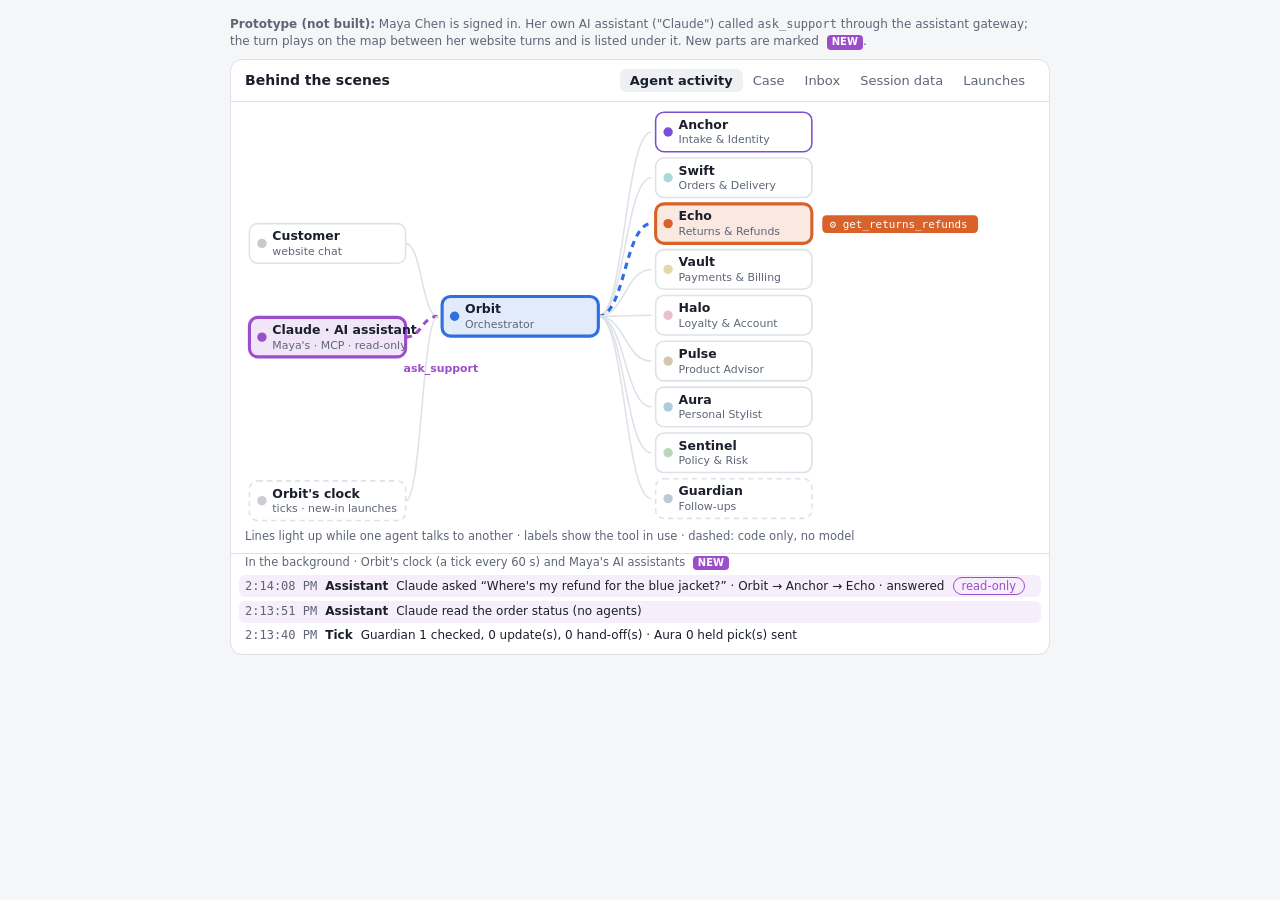
<file: docs/screenshots/assistant_lane/prototype.html>
<!doctype html>
<html lang="en">
<head>
<meta charset="utf-8">
<meta name="viewport" content="width=device-width, initial-scale=1">
<title>Assistant Lane Prototype</title>
<!-- PROTOTYPE ONLY (not the app): how the demo console's map would show a personal AI assistant's ask_support turn.
     Layout, sizes and colours copied from demo_console/static/app.js drawMap and app.css. Plan: docs/assistant_lane_plan.md -->
<style>
  :root { --bg: #f5f6f8; --panel: #ffffff; --line: #dde1e8; --text: #1a1f2b; --muted: #5d6577; --accent: #3a49c9;
    --a-support_orchestrator: #2f6fdf; --a-intake_identity: #7b4fd6; --a-order_delivery: #0f8f8f;
    --a-returns_refunds: #d9622b; --a-payments_billing: #b8860b; --a-loyalty_account: #c2417a;
    --a-product_advisor: #8a5a2b; --a-policy_risk_escalation: #3d8b37; --a-customer: #5a6b60;
    --a-stylist: #0f6fa0; --a-guardian: #4b6584; --a-triggers: #6b7280; --a-assistant: #9b4dca; }
  body { margin: 0; background: var(--bg); color: var(--text); font: 14px/1.45 system-ui, -apple-system, "Segoe UI", Roboto, sans-serif; }
  .wrap { max-width: 820px; margin: 16px auto; padding: 0 16px; }
  .note { font-size: 12px; color: var(--muted); margin-bottom: 8px; }
  .pane { background: var(--panel); border: 1px solid var(--line); border-radius: 12px; overflow: hidden; }
  .pane-h { display: flex; align-items: center; padding: 10px 14px; border-bottom: 1px solid var(--line); gap: 8px; }
  .pane-h h3 { margin: 0; font-size: 14px; } .spacer { flex: 1; }
  .tabs span { padding: 4px 10px; border-radius: 6px; color: var(--muted); font-size: 13px; }
  .tabs span.on { background: #eef0f4; color: var(--text); font-weight: 600; }
  .map { padding: 6px 8px 0; border-bottom: 1px solid var(--line); }
  svg { width: 100%; height: auto; display: block; }
  .node rect { fill: var(--panel); stroke: var(--line); stroke-width: 1.5; }
  .node text { fill: var(--text); font-size: 12px; font-weight: 600; } .node .sub { fill: var(--muted); font-size: 10.5px; font-weight: 400; }
  .node.active rect { stroke-width: 3; } .node.system rect { stroke-dasharray: 5 4; }
  .edge { stroke: var(--line); stroke-width: 1.5; fill: none; } .edge.active { stroke-width: 3; stroke-dasharray: 6 5; }
  .badge { font-size: 10.5px; font-family: ui-monospace, Consolas, monospace; }
  .legend { font-size: 11.5px; color: var(--muted); padding: 4px 6px 8px; }
  .bglane { font-size: 12px; padding: 0 14px 10px; display: grid; gap: 4px; }
  .bg-h { color: var(--muted); font-size: 11.5px; }
  .row { display: flex; gap: 8px; align-items: baseline; flex-wrap: wrap; }
  .mono { font-family: ui-monospace, Consolas, monospace; color: var(--muted); }
  .pill { border: 1px solid var(--line); border-radius: 999px; padding: 0 8px; font-size: 11.5px; }
  .pill.ro { border-color: var(--a-assistant); color: var(--a-assistant); }
  .new { background: #f6effb; border-radius: 6px; padding: 2px 6px; margin: 0 -6px; }
  .tag { display: inline-block; font-size: 10px; font-weight: 700; color: #fff; background: var(--a-assistant); border-radius: 4px; padding: 0 5px; margin-left: 4px; }
</style>
</head>
<body>
<div class="wrap">
  <div class="note"><b>Prototype (not built):</b> Maya Chen is signed in. Her own AI assistant ("Claude") called
    <code>ask_support</code> through the assistant gateway; the turn plays on the map between her website turns and is
    listed under it. New parts are marked <span class="tag">NEW</span>.</div>
  <div class="pane">
    <div class="pane-h"><h3>Behind the scenes</h3><span class="spacer"></span>
      <div class="tabs"><span class="on">Agent activity</span><span>Case</span><span>Inbox</span><span>Session data</span><span>Launches</span></div></div>
    <div class="map"><svg id="map" viewBox="0 0 770 400" role="img" aria-label="Agent network with a personal AI assistant"></svg>
      <div class="legend">Lines light up while one agent talks to another · labels show the tool in use · dashed: code only, no model</div></div>
    <div class="bglane">
      <div class="bg-h">In the background · Orbit's clock (a tick every 60 s) and Maya's AI assistants <span class="tag">NEW</span></div>
      <div class="row new"><span class="mono">2:14:08 PM</span><b>Assistant</b><span>Claude asked “Where's my refund for the blue jacket?” · Orbit → Anchor → Echo · answered</span><span class="pill ro">read-only</span></div>
      <div class="row new"><span class="mono">2:13:51 PM</span><b>Assistant</b><span>Claude read the order status (no agents)</span></div>
      <div class="row"><span class="mono">2:13:40 PM</span><b>Tick</b><span>Guardian 1 checked, 0 update(s), 0 hand-off(s) · Aura 0 held pick(s) sent</span></div>
    </div>
  </div>
</div>
<script>
  const css = (v) => getComputedStyle(document.documentElement).getPropertyValue(v).trim();
  const W = 150, H = 38, mapHeight = 400, middle = Math.round((mapHeight - 38) / 2);
  const specialists = [["intake_identity", "Anchor", "Intake & Identity"], ["order_delivery", "Swift", "Orders & Delivery"],
    ["returns_refunds", "Echo", "Returns & Refunds"], ["payments_billing", "Vault", "Payments & Billing"],
    ["loyalty_account", "Halo", "Loyalty & Account"], ["product_advisor", "Pulse", "Product Advisor"],
    ["stylist", "Aura", "Personal Stylist"], ["policy_risk_escalation", "Sentinel", "Policy & Risk"], ["guardian", "Guardian", "Follow-ups"]];
  const A = { customer: { label: "Customer", sub: "website chat", x: 10, y: middle - 70 },
    assistant: { label: "Claude · AI assistant", sub: "Maya's · MCP · read-only", x: 10, y: middle + 20 },
    triggers: { label: "Orbit's clock", sub: "ticks · new-in launches", x: 10, y: mapHeight - 42 },
    support_orchestrator: { label: "Orbit", sub: "Orchestrator", x: 195, y: middle } };
  specialists.forEach(([k, l, s], i) => A[k] = { label: l, sub: s, x: 400, y: 4 + i * 44 });
  const active = new Set(["assistant", "support_orchestrator", "returns_refunds"]);
  const used = new Set(["intake_identity"]);
  const onEdges = new Set(["assistant|support_orchestrator"]);
  const color = (k) => css(`--a-${k}`) || css("--muted");
  let out = "";
  const left = ["customer", "assistant", "triggers"];
  const links = [...left.map((k) => [k, "support_orchestrator"]), ...specialists.map(([k]) => ["support_orchestrator", k])];
  for (const [a, b] of links) {
    const P = A[a], Q = A[b], x1 = P.x + W, y1 = P.y + H / 2, x2 = Q.x - 4, y2 = Q.y + H / 2, mx = (x1 + x2) / 2;
    const on = onEdges.has(`${a}|${b}`) || (a === "support_orchestrator" && b === "returns_refunds");
    const col = a === "assistant" ? color("assistant") : color("support_orchestrator");
    out += `<path class="edge ${on ? "active" : ""}" d="M${x1},${y1} C${mx},${y1} ${mx},${y2} ${x2},${y2}" ${on ? `style="stroke:${col}"` : ""}/>`;
  }
  for (const [k, a] of Object.entries(A)) {
    const on = active.has(k), was = used.has(k), col = color(k), sys = k === "guardian" || k === "triggers";
    out += `<g class="node ${on ? "active" : ""} ${sys ? "system" : ""}" transform="translate(${a.x},${a.y})">
      <rect width="${W}" height="${H}" rx="8" style="${on || was ? `stroke:${col}` : ""};${on ? `fill:color-mix(in srgb, ${col} 14%, #fff)` : ""}"/>
      <circle cx="12" cy="${H / 2}" r="4.5" fill="${col}" opacity="${on || was ? 1 : 0.35}"/>
      <text x="22" y="16">${a.label}</text><text class="sub" x="22" y="30">${a.sub}</text></g>`;
  }
  const e = A.returns_refunds, bx = e.x + W + 10, by = e.y + 11, t = "get_returns_refunds";
  out += `<g transform="translate(${bx},${by})"><rect width="${t.length * 6.4 + 28}" height="17" rx="4" fill="${color("returns_refunds")}"/>
    <text class="badge" x="7" y="12" fill="#fff">⚙ ${t}</text></g>`;
  const s = A.assistant;
  out += `<text x="${s.x + W - 2}" y="${s.y + H + 14}" style="font-size:10.5px;font-weight:600;fill:${color("assistant")}">ask_support</text>`;
  document.getElementById("map").innerHTML = out;
</script>
</body>
</html>
</file>
